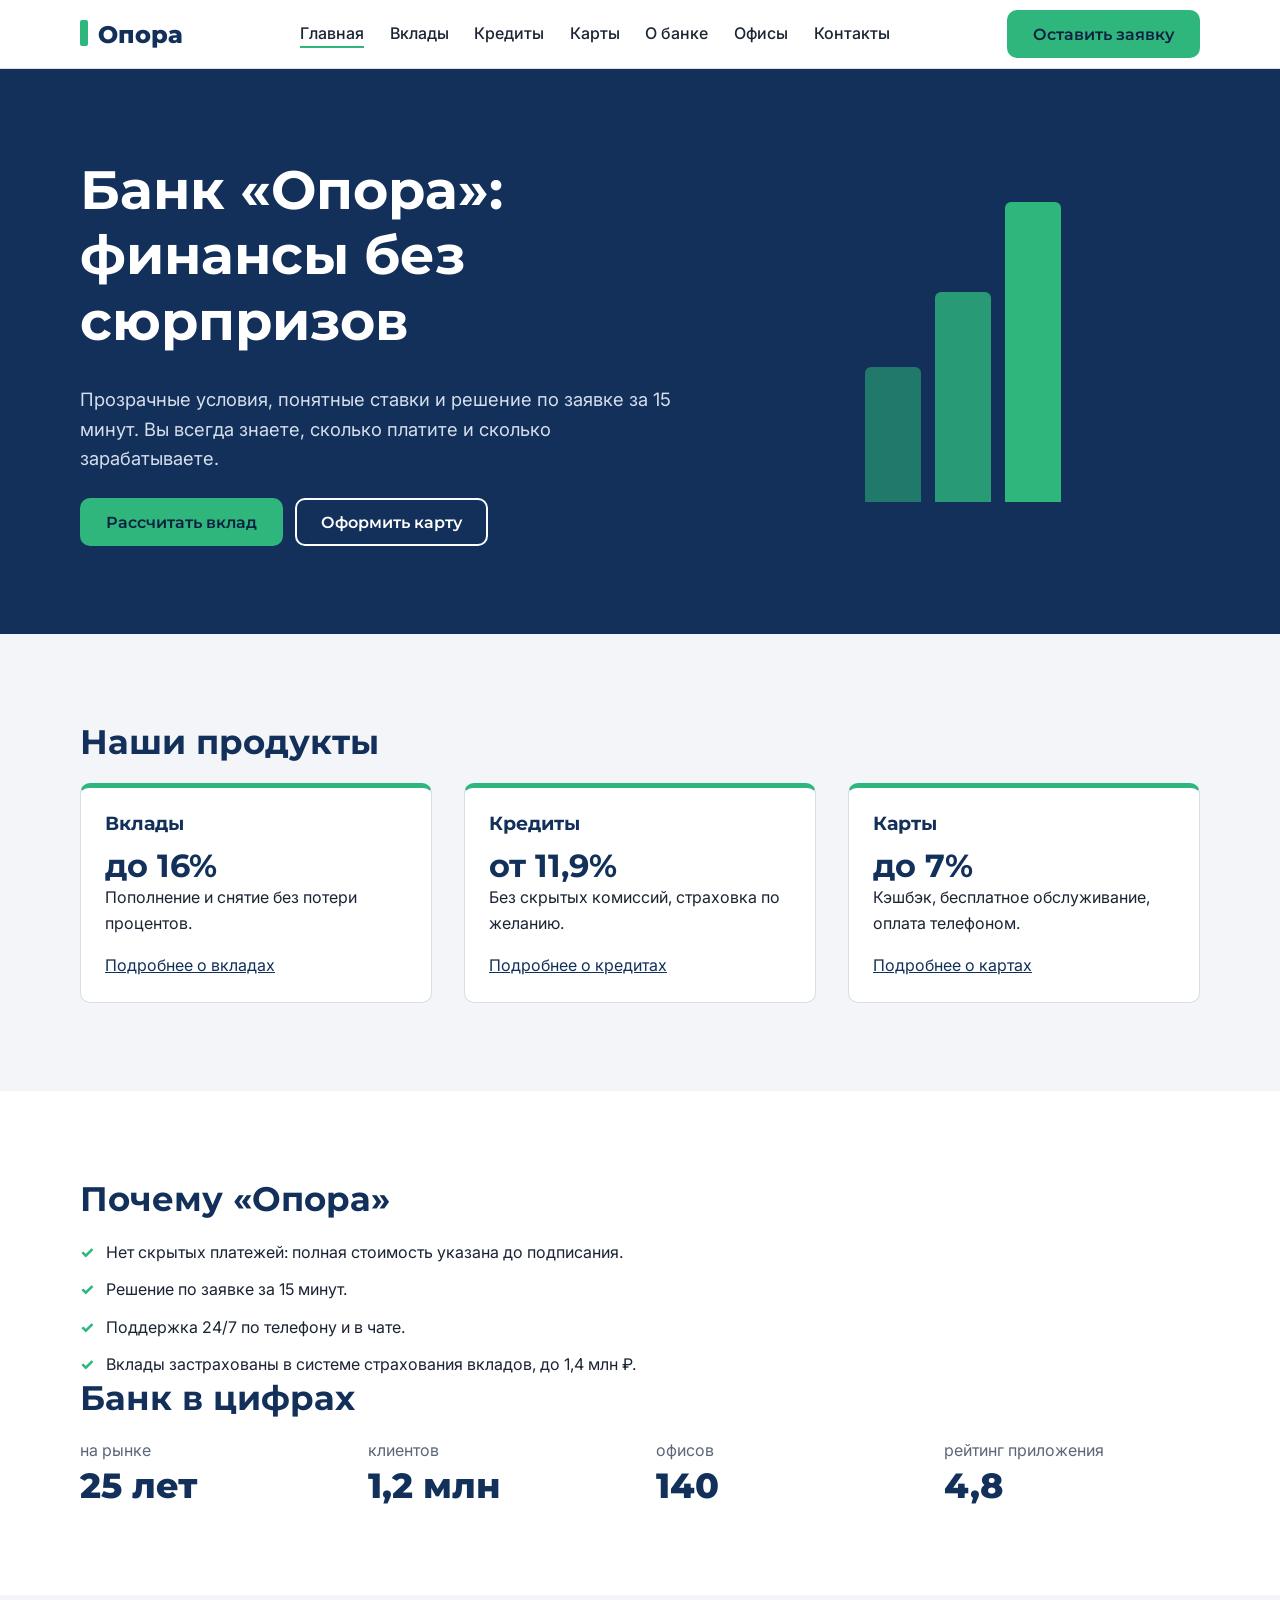
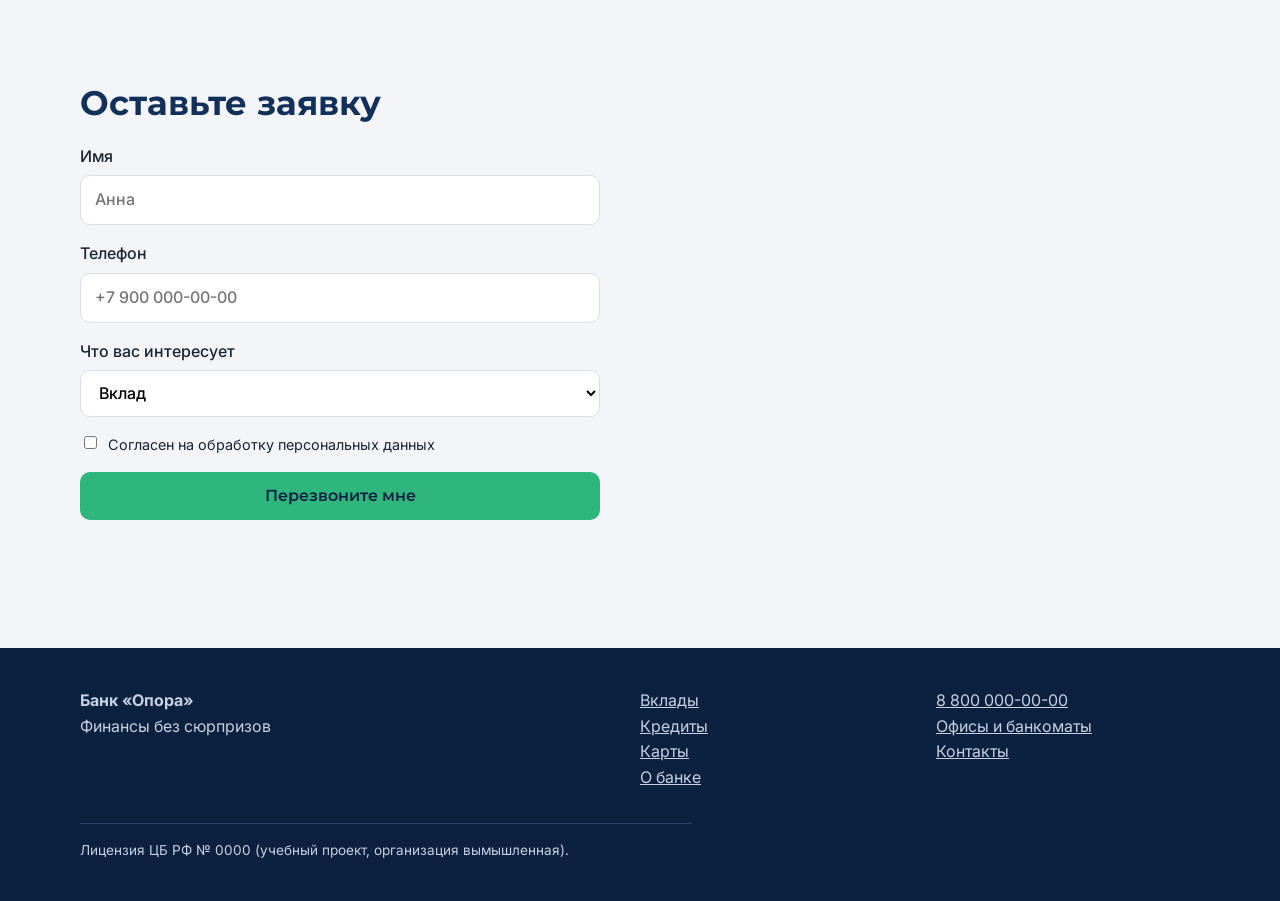
<file: index.html>
<!DOCTYPE html>
<html lang="ru">
<head>
  <meta charset="UTF-8">
  <meta name="viewport" content="width=device-width, initial-scale=1">
  <title>Банк «Опора» — вклады, кредиты и карты без скрытых условий</title>
  <meta name="description" content="Банк «Опора»: вклады до 16% годовых, кредиты без скрытых комиссий и карты с кэшбэком. Рассчитайте доход онлайн и оставьте заявку за 3 минуты.">
  <meta name="keywords" content="банк, вклады, кредит наличными, дебетовая карта, кэшбэк, онлайн-заявка">
  <link rel="preconnect" href="https://fonts.googleapis.com">
  <link rel="preconnect" href="https://fonts.gstatic.com" crossorigin>
  <link rel="stylesheet" href="https://fonts.googleapis.com/css2?family=Inter:wght@400;500&family=Montserrat:wght@600;700;800&display=swap">
  <link rel="stylesheet" href="style.css">
  <!-- Микроразметка Schema.org (JSON-LD): организация -->
  <script type="application/ld+json">
  {
    "@context": "https://schema.org",
    "@type": "BankOrCreditUnion",
    "name": "Банк «Опора»",
    "slogan": "Финансы без сюрпризов",
    "telephone": "+7-800-000-00-00",
    "url": "https://bank.example.ru/"
  }
  </script>
  <!-- Yandex.Metrika counter -->
<script type="text/javascript">
    (function(m,e,t,r,i,k,a){
        m[i]=m[i]||function(){(m[i].a=m[i].a||[]).push(arguments)};
        m[i].l=1*new Date();
        for (var j = 0; j < document.scripts.length; j++) {if (document.scripts[j].src === r) { return; }}
        k=e.createElement(t),a=e.getElementsByTagName(t)[0],k.async=1,k.src=r,a.parentNode.insertBefore(k,a)
    })(window, document,'script','https://mc.yandex.ru/metrika/tag.js?id=113597679', 'ym');

    ym(113597679, 'init', {ssr:true, webvisor:true, clickmap:true, ecommerce:"dataLayer", referrer: document.referrer, url: location.href, accurateTrackBounce:true, trackLinks:true});
</script>
<noscript><div><img src="https://mc.yandex.ru/watch/113597679" style="position:absolute; left:-9999px;" alt="" /></div></noscript>
<!-- /Yandex.Metrika counter -->
 <script async src="https://www.googletagmanager.com/gtag/js?id=G-XXXXXXXXXX"></script>
<script>
  window.dataLayer = window.dataLayer || [];
  function gtag(){dataLayer.push(arguments);}
  gtag('js', new Date());
  gtag('config', 'G-KY3PJBNXJ1');
</script>
</head>
<body>

<header class="header">
  <div class="container header__inner">
    <a class="logo" href="index.html">Опора</a>
    <button class="burger" type="button" aria-label="Открыть меню" aria-expanded="false">☰</button>
    <nav class="nav" aria-label="Основное меню">
      <ul class="nav__list">
        <li><a class="nav__link nav__link--active" href="index.html">Главная</a></li>
        <li><a class="nav__link" href="deposits.html">Вклады</a></li>
        <li><a class="nav__link" href="credits.html">Кредиты</a></li>
        <li><a class="nav__link" href="cards.html">Карты</a></li>
        <li><a class="nav__link" href="about.html">О банке</a></li>
        <li><a class="nav__link" href="offices.html">Офисы</a></li>
        <li><a class="nav__link" href="contacts.html">Контакты</a></li>
      </ul>
    </nav>
    <a class="btn header__cta" href="#lead">Оставить заявку</a>
  </div>
</header>

<main>
  <!-- Главный экран -->
  <section class="hero section">
    <div class="container hero__inner">
      <div>
        <h1>Банк «Опора»: финансы без сюрпризов</h1>
        <p class="hero__text">Прозрачные условия, понятные ставки и решение по заявке за 15 минут. Вы всегда знаете, сколько платите и сколько зарабатываете.</p>
        <div class="hero__actions">
          <a class="btn" href="deposits.html">Рассчитать вклад</a>
          <a class="btn btn--ghost" href="cards.html">Оформить карту</a>
        </div>
      </div>
      <!-- Декоративный элемент, скринридер его пропускает -->
      <div class="pillars" aria-hidden="true">
        <span class="pillars__bar"></span>
        <span class="pillars__bar"></span>
        <span class="pillars__bar"></span>
      </div>
    </div>
  </section>

  <!-- Продукты -->
  <section class="section">
    <div class="container">
      <h2>Наши продукты</h2>
      <div class="cards">
        <article class="card">
          <h3>Вклады</h3>
          <p class="card__rate">до 16%</p>
          <p>Пополнение и снятие без потери процентов.</p>
          <a href="deposits.html">Подробнее о вкладах</a>
        </article>
        <article class="card">
          <h3>Кредиты</h3>
          <p class="card__rate">от 11,9%</p>
          <p>Без скрытых комиссий, страховка по желанию.</p>
          <a href="credits.html">Подробнее о кредитах</a>
        </article>
        <article class="card">
          <h3>Карты</h3>
          <p class="card__rate">до 7%</p>
          <p>Кэшбэк, бесплатное обслуживание, оплата телефоном.</p>
          <a href="cards.html">Подробнее о картах</a>
        </article>
      </div>
    </div>
  </section>

  <!-- Преимущества и цифры -->
  <section class="section section--white">
    <div class="container">
      <h2>Почему «Опора»</h2>
      <ul class="features">
        <li class="features__item">Нет скрытых платежей: полная стоимость указана до подписания.</li>
        <li class="features__item">Решение по заявке за 15 минут.</li>
        <li class="features__item">Поддержка 24/7 по телефону и в чате.</li>
        <li class="features__item">Вклады застрахованы в системе страхования вкладов, до 1,4 млн ₽.</li>
      </ul>
      <h2>Банк в цифрах</h2>
      <dl class="stats">
        <div><dd class="stats__value">25 лет</dd><dt class="stats__label">на рынке</dt></div>
        <div><dd class="stats__value">1,2 млн</dd><dt class="stats__label">клиентов</dt></div>
        <div><dd class="stats__value">140</dd><dt class="stats__label">офисов</dt></div>
        <div><dd class="stats__value">4,8</dd><dt class="stats__label">рейтинг приложения</dt></div>
      </dl>
    </div>
  </section>

  <!-- Форма заявки -->
  <section class="section" id="lead">
    <div class="container">
      <h2>Оставьте заявку</h2>
      <form class="form" id="lead-form" novalidate>
        <label class="form__field">Имя
          <input class="form__input" type="text" name="name" required minlength="2" placeholder="Анна" autocomplete="name">
        </label>
        <label class="form__field">Телефон
          <input class="form__input" type="tel" name="phone" required pattern="[0-9+()\s-]{10,}" placeholder="+7 900 000-00-00" autocomplete="tel">
        </label>
        <label class="form__field">Что вас интересует
          <select class="form__input" name="product">
            <option>Вклад</option>
            <option>Кредит</option>
            <option>Карта</option>
          </select>
        </label>
        <label class="form__check">
          <input type="checkbox" name="agree" required>
          Согласен на обработку персональных данных
        </label>
        <button class="btn" type="submit">Перезвоните мне</button>
        <p class="form__msg" role="status"></p>
      </form>
    </div>
  </section>
</main>

<footer class="footer">
  <div class="container footer__inner">
    <div>
      <strong>Банк «Опора»</strong>
      <p>Финансы без сюрпризов</p>
    </div>
    <ul class="footer__list">
      <li><a href="deposits.html">Вклады</a></li>
      <li><a href="credits.html">Кредиты</a></li>
      <li><a href="cards.html">Карты</a></li>
      <li><a href="about.html">О банке</a></li>
    </ul>
    <ul class="footer__list">
      <li><a href="tel:+78000000000">8 800 000-00-00</a></li>
      <li><a href="offices.html">Офисы и банкоматы</a></li>
      <li><a href="contacts.html">Контакты</a></li>
    </ul>
    <p class="footer__small">Лицензия ЦБ РФ № 0000 (учебный проект, организация вымышленная).</p>
  </div>
</footer>

<script src="script.js"></script>
</body>
</html>
</file>
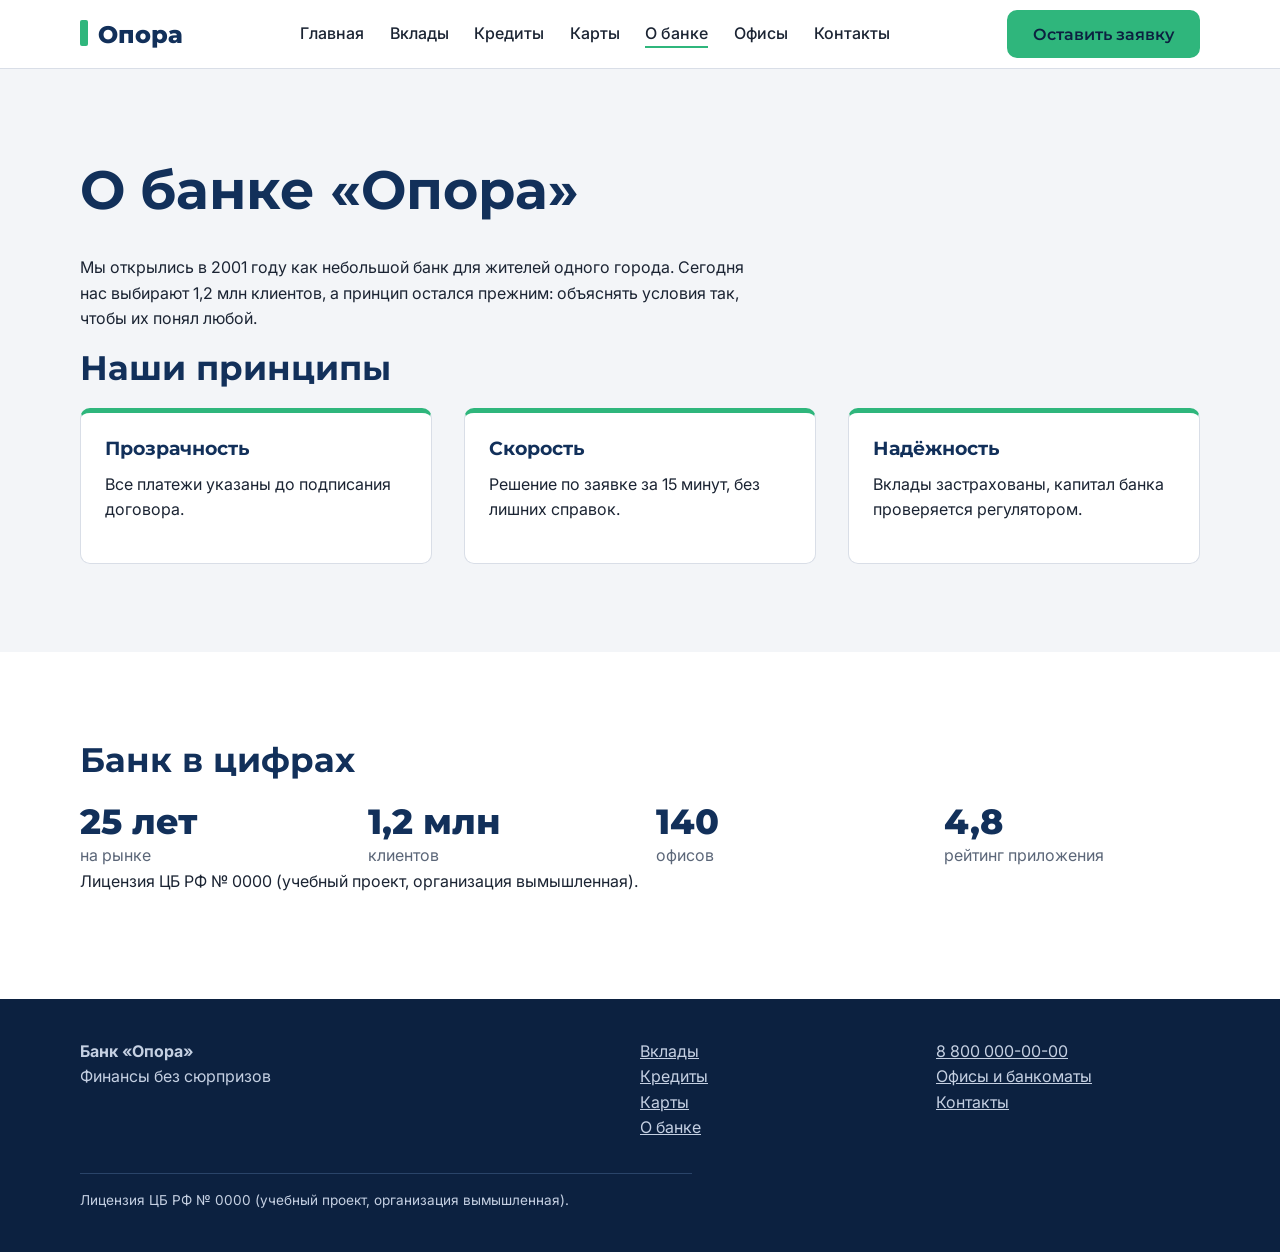
<file: about.html>
<!DOCTYPE html>
<html lang="ru">
<head>
  <meta charset="UTF-8">
  <meta name="viewport" content="width=device-width, initial-scale=1">
  <title>О банке «Опора» — 25 лет на рынке, лицензия, ценности</title>
  <meta name="description" content="Банк «Опора» работает 25 лет: 1,2 млн клиентов, 140 офисов. Узнайте о ценностях банка, лицензии и принципах работы.">
  <meta name="keywords" content="о банке, лицензия ЦБ, история банка, надёжный банк">
  <link rel="preconnect" href="https://fonts.googleapis.com">
  <link rel="preconnect" href="https://fonts.gstatic.com" crossorigin>
  <link rel="stylesheet" href="https://fonts.googleapis.com/css2?family=Inter:wght@400;500&family=Montserrat:wght@600;700;800&display=swap">
  <link rel="stylesheet" href="style.css">
  <!-- Yandex.Metrika counter -->
<script type="text/javascript">
    (function(m,e,t,r,i,k,a){
        m[i]=m[i]||function(){(m[i].a=m[i].a||[]).push(arguments)};
        m[i].l=1*new Date();
        for (var j = 0; j < document.scripts.length; j++) {if (document.scripts[j].src === r) { return; }}
        k=e.createElement(t),a=e.getElementsByTagName(t)[0],k.async=1,k.src=r,a.parentNode.insertBefore(k,a)
    })(window, document,'script','https://mc.yandex.ru/metrika/tag.js?id=113597679', 'ym');

    ym(113597679, 'init', {ssr:true, webvisor:true, clickmap:true, ecommerce:"dataLayer", referrer: document.referrer, url: location.href, accurateTrackBounce:true, trackLinks:true});
</script>
<noscript><div><img src="https://mc.yandex.ru/watch/113597679" style="position:absolute; left:-9999px;" alt="" /></div></noscript>
<!-- /Yandex.Metrika counter -->
 <script>
  window.dataLayer = window.dataLayer || [];
  function gtag(){dataLayer.push(arguments);}
  gtag('js', new Date());
  gtag('config', 'G-KY3PJBNXJ1');
</script>
</head>
<body>

<header class="header">
  <div class="container header__inner">
    <a class="logo" href="index.html">Опора</a>
    <button class="burger" type="button" aria-label="Открыть меню" aria-expanded="false">☰</button>
    <nav class="nav" aria-label="Основное меню">
      <ul class="nav__list">
        <li><a class="nav__link" href="index.html">Главная</a></li>
        <li><a class="nav__link" href="deposits.html">Вклады</a></li>
        <li><a class="nav__link" href="credits.html">Кредиты</a></li>
        <li><a class="nav__link" href="cards.html">Карты</a></li>
        <li><a class="nav__link nav__link--active" href="about.html">О банке</a></li>
        <li><a class="nav__link" href="offices.html">Офисы</a></li>
        <li><a class="nav__link" href="contacts.html">Контакты</a></li>
      </ul>
    </nav>
    <a class="btn header__cta" href="contacts.html">Оставить заявку</a>
  </div>
</header>

<main>
  <section class="section">
    <div class="container">
      <h1>О банке «Опора»</h1>
      <p>Мы открылись в 2001 году как небольшой банк для жителей одного города. Сегодня нас выбирают 1,2 млн клиентов, а принцип остался прежним: объяснять условия так, чтобы их понял любой.</p>
      <h2>Наши принципы</h2>
      <div class="cards">
        <article class="card"><h3>Прозрачность</h3><p>Все платежи указаны до подписания договора.</p></article>
        <article class="card"><h3>Скорость</h3><p>Решение по заявке за 15 минут, без лишних справок.</p></article>
        <article class="card"><h3>Надёжность</h3><p>Вклады застрахованы, капитал банка проверяется регулятором.</p></article>
      </div>
    </div>
  </section>
  <section class="section section--white">
    <div class="container">
      <h2>Банк в цифрах</h2>
      <dl class="stats">
        <div><dt class="stats__label">на рынке</dt><dd class="stats__value">25 лет</dd></div>
        <div><dt class="stats__label">клиентов</dt><dd class="stats__value">1,2 млн</dd></div>
        <div><dt class="stats__label">офисов</dt><dd class="stats__value">140</dd></div>
        <div><dt class="stats__label">рейтинг приложения</dt><dd class="stats__value">4,8</dd></div>
      </dl>
      <p>Лицензия ЦБ РФ № 0000 (учебный проект, организация вымышленная).</p>
    </div>
  </section>
</main>

<footer class="footer">
  <div class="container footer__inner">
    <div><strong>Банк «Опора»</strong><p>Финансы без сюрпризов</p></div>
    <ul class="footer__list">
      <li><a href="deposits.html">Вклады</a></li>
      <li><a href="credits.html">Кредиты</a></li>
      <li><a href="cards.html">Карты</a></li>
      <li><a href="about.html">О банке</a></li>
    </ul>
    <ul class="footer__list">
      <li><a href="tel:+78000000000">8 800 000-00-00</a></li>
      <li><a href="offices.html">Офисы и банкоматы</a></li>
      <li><a href="contacts.html">Контакты</a></li>
    </ul>
    <p class="footer__small">Лицензия ЦБ РФ № 0000 (учебный проект, организация вымышленная).</p>
  </div>
</footer>

<script src="script.js"></script>
</body>
</html>
</file>
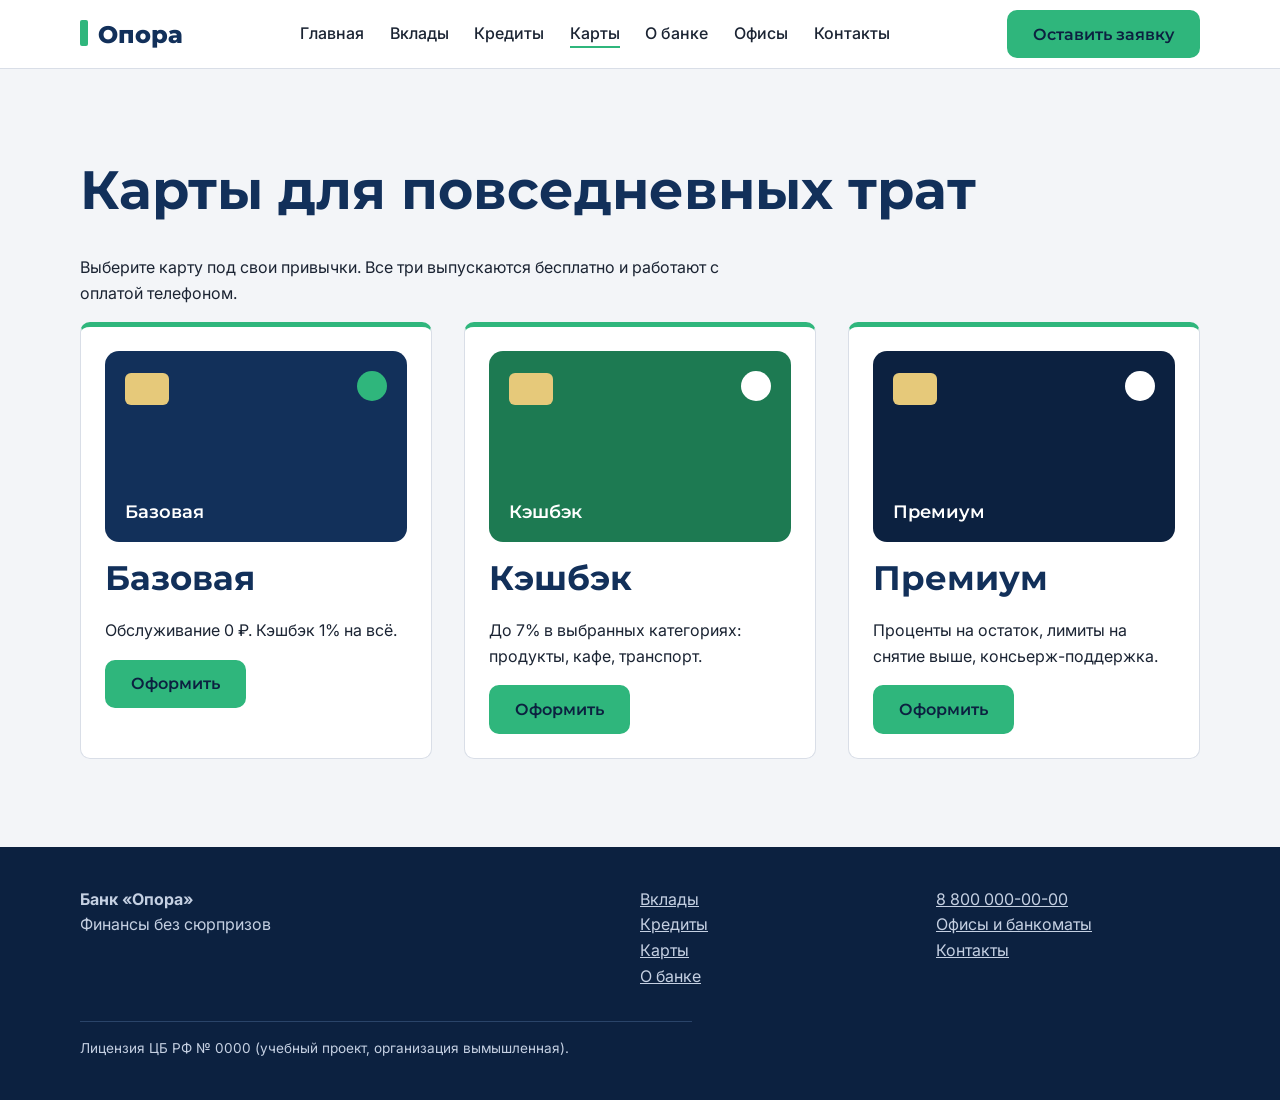
<file: cards.html>
<!DOCTYPE html>
<html lang="ru">
<head>
  <meta charset="UTF-8">
  <meta name="viewport" content="width=device-width, initial-scale=1">
  <title>Банковские карты «Опора» — кэшбэк до 7%, бесплатное обслуживание</title>
  <meta name="description" content="Дебетовые карты банка «Опора»: кэшбэк до 7%, бесплатное обслуживание, оплата телефоном. Сравните три карты и оформите онлайн.">
  <meta name="keywords" content="дебетовая карта, карта с кэшбэком, бесплатная карта, оплата телефоном">
  <link rel="preconnect" href="https://fonts.googleapis.com">
  <link rel="preconnect" href="https://fonts.gstatic.com" crossorigin>
  <link rel="stylesheet" href="https://fonts.googleapis.com/css2?family=Inter:wght@400;500&family=Montserrat:wght@600;700;800&display=swap">
  <link rel="stylesheet" href="style.css">
  <!-- Yandex.Metrika counter -->
<script type="text/javascript">
    (function(m,e,t,r,i,k,a){
        m[i]=m[i]||function(){(m[i].a=m[i].a||[]).push(arguments)};
        m[i].l=1*new Date();
        for (var j = 0; j < document.scripts.length; j++) {if (document.scripts[j].src === r) { return; }}
        k=e.createElement(t),a=e.getElementsByTagName(t)[0],k.async=1,k.src=r,a.parentNode.insertBefore(k,a)
    })(window, document,'script','https://mc.yandex.ru/metrika/tag.js?id=113597679', 'ym');

    ym(113597679, 'init', {ssr:true, webvisor:true, clickmap:true, ecommerce:"dataLayer", referrer: document.referrer, url: location.href, accurateTrackBounce:true, trackLinks:true});
</script>
<noscript><div><img src="https://mc.yandex.ru/watch/113597679" style="position:absolute; left:-9999px;" alt="" /></div></noscript>
<!-- /Yandex.Metrika counter -->
 <script>
  window.dataLayer = window.dataLayer || [];
  function gtag(){dataLayer.push(arguments);}
  gtag('js', new Date());
  gtag('config', 'G-KY3PJBNXJ1');
</script>
</head>
<body>

<header class="header">
  <div class="container header__inner">
    <a class="logo" href="index.html">Опора</a>
    <button class="burger" type="button" aria-label="Открыть меню" aria-expanded="false">☰</button>
    <nav class="nav" aria-label="Основное меню">
      <ul class="nav__list">
        <li><a class="nav__link" href="index.html">Главная</a></li>
        <li><a class="nav__link" href="deposits.html">Вклады</a></li>
        <li><a class="nav__link" href="credits.html">Кредиты</a></li>
        <li><a class="nav__link nav__link--active" href="cards.html">Карты</a></li>
        <li><a class="nav__link" href="about.html">О банке</a></li>
        <li><a class="nav__link" href="offices.html">Офисы</a></li>
        <li><a class="nav__link" href="contacts.html">Контакты</a></li>
      </ul>
    </nav>
    <a class="btn header__cta" href="contacts.html">Оставить заявку</a>
  </div>
</header>

<main>
  <section class="section">
    <div class="container">
      <h1>Карты для повседневных трат</h1>
      <p>Выберите карту под свои привычки. Все три выпускаются бесплатно и работают с оплатой телефоном.</p>
      <div class="cards">
        <article class="card">
          <div class="bankcard card__media" role="img" aria-label="Карта «Базовая» тёмно-синего цвета">Базовая</div>
          <h2>Базовая</h2>
          <p>Обслуживание 0 ₽. Кэшбэк 1% на всё.</p>
          <a class="btn" href="contacts.html">Оформить</a>
        </article>
        <article class="card">
          <div class="bankcard bankcard--green card__media" role="img" aria-label="Карта «Кэшбэк» зелёного цвета">Кэшбэк</div>
          <h2>Кэшбэк</h2>
          <p>До 7% в выбранных категориях: продукты, кафе, транспорт.</p>
          <a class="btn" href="contacts.html">Оформить</a>
        </article>
        <article class="card">
          <div class="bankcard bankcard--dark card__media" role="img" aria-label="Карта «Премиум» чёрно-синего цвета">Премиум</div>
          <h2>Премиум</h2>
          <p>Проценты на остаток, лимиты на снятие выше, консьерж-поддержка.</p>
          <a class="btn" href="contacts.html">Оформить</a>
        </article>
      </div>
    </div>
  </section>
</main>

<footer class="footer">
  <div class="container footer__inner">
    <div><strong>Банк «Опора»</strong><p>Финансы без сюрпризов</p></div>
    <ul class="footer__list">
      <li><a href="deposits.html">Вклады</a></li>
      <li><a href="credits.html">Кредиты</a></li>
      <li><a href="cards.html">Карты</a></li>
      <li><a href="about.html">О банке</a></li>
    </ul>
    <ul class="footer__list">
      <li><a href="tel:+78000000000">8 800 000-00-00</a></li>
      <li><a href="offices.html">Офисы и банкоматы</a></li>
      <li><a href="contacts.html">Контакты</a></li>
    </ul>
    <p class="footer__small">Лицензия ЦБ РФ № 0000 (учебный проект, организация вымышленная).</p>
  </div>
</footer>

<script src="script.js"></script>
</body>
</html>
</file>
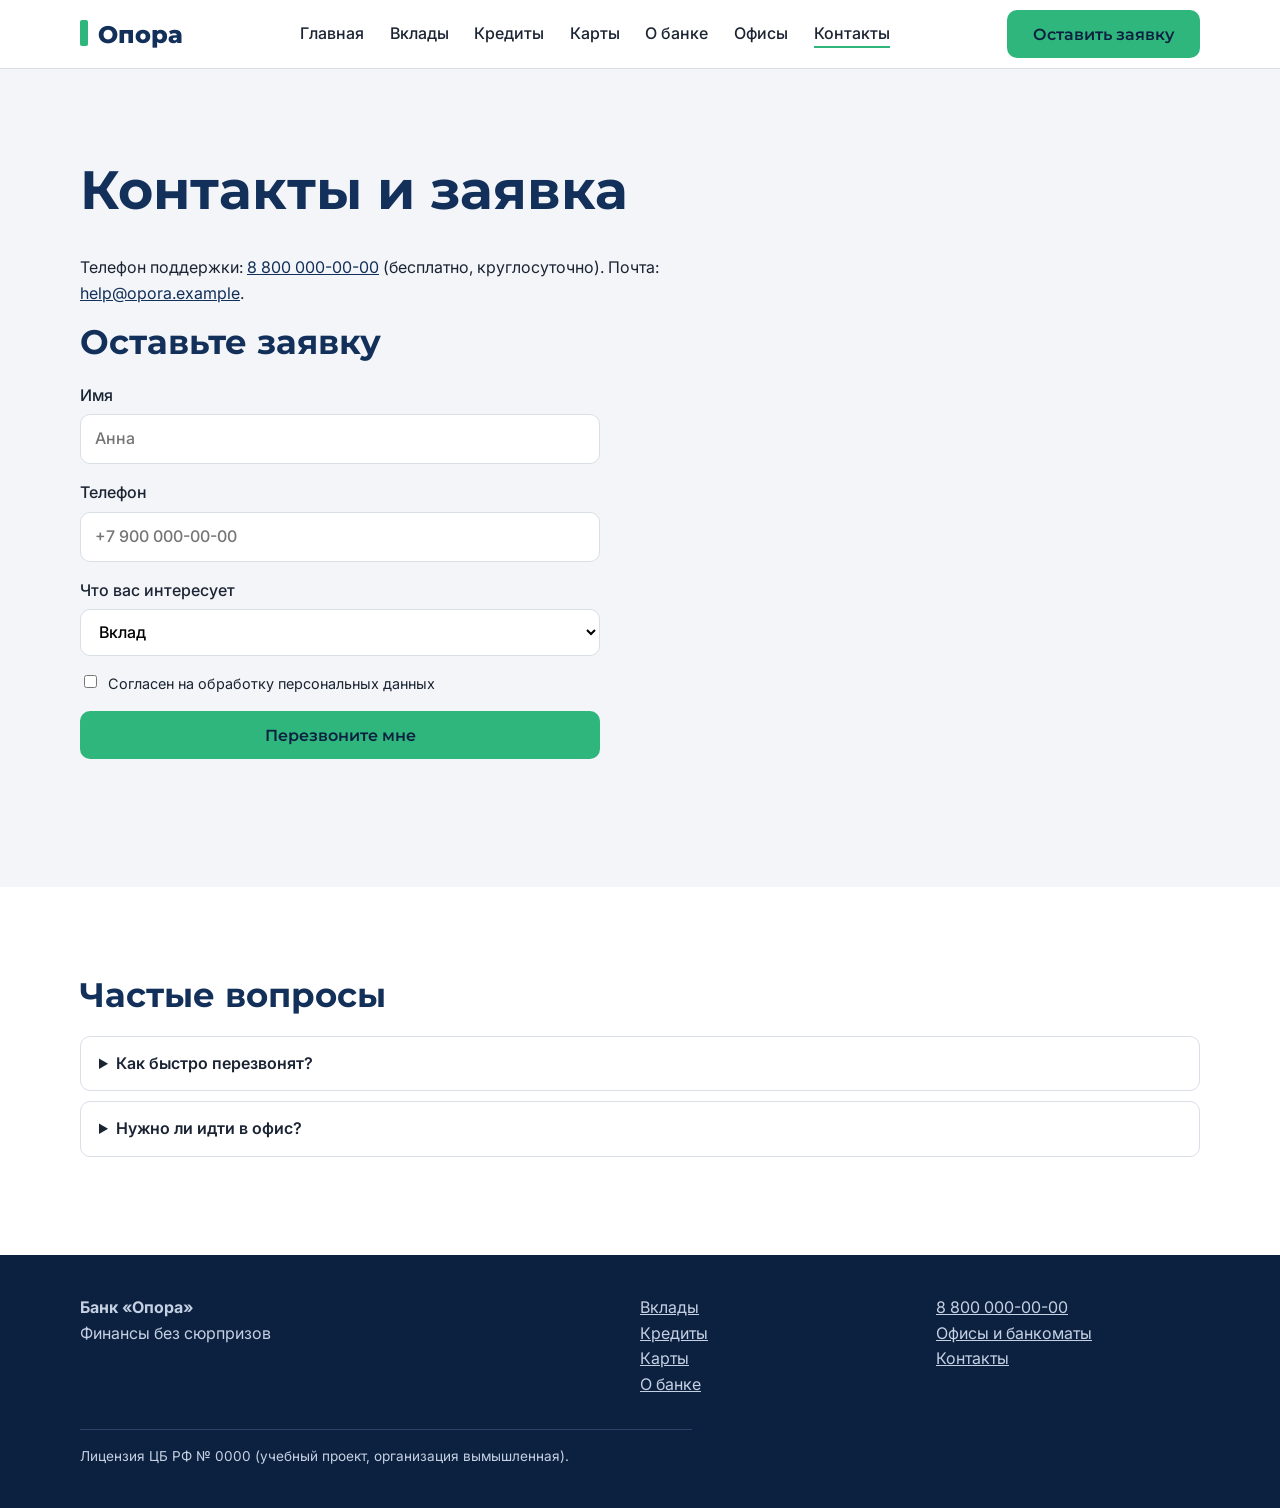
<file: contacts.html>
<!DOCTYPE html>
<html lang="ru">
<head>
  <meta charset="UTF-8">
  <meta name="viewport" content="width=device-width, initial-scale=1">
  <title>Контакты банка «Опора» — телефон, форма заявки, вопросы</title>
  <meta name="description" content="Свяжитесь с банком «Опора»: бесплатный телефон 8 800 000-00-00, форма заявки и ответы на частые вопросы.">
  <meta name="keywords" content="контакты банка, телефон горячей линии, заявка в банк">
  <link rel="preconnect" href="https://fonts.googleapis.com">
  <link rel="preconnect" href="https://fonts.gstatic.com" crossorigin>
  <link rel="stylesheet" href="https://fonts.googleapis.com/css2?family=Inter:wght@400;500&family=Montserrat:wght@600;700;800&display=swap">
  <link rel="stylesheet" href="style.css">
  <!-- Yandex.Metrika counter -->
<script type="text/javascript">
    (function(m,e,t,r,i,k,a){
        m[i]=m[i]||function(){(m[i].a=m[i].a||[]).push(arguments)};
        m[i].l=1*new Date();
        for (var j = 0; j < document.scripts.length; j++) {if (document.scripts[j].src === r) { return; }}
        k=e.createElement(t),a=e.getElementsByTagName(t)[0],k.async=1,k.src=r,a.parentNode.insertBefore(k,a)
    })(window, document,'script','https://mc.yandex.ru/metrika/tag.js?id=113597679', 'ym');

    ym(113597679, 'init', {ssr:true, webvisor:true, clickmap:true, ecommerce:"dataLayer", referrer: document.referrer, url: location.href, accurateTrackBounce:true, trackLinks:true});
</script>
<noscript><div><img src="https://mc.yandex.ru/watch/113597679" style="position:absolute; left:-9999px;" alt="" /></div></noscript>
<!-- /Yandex.Metrika counter -->
 <script>
  window.dataLayer = window.dataLayer || [];
  function gtag(){dataLayer.push(arguments);}
  gtag('js', new Date());
  gtag('config', 'G-KY3PJBNXJ1');
</script>
</head>
<body>

<header class="header">
  <div class="container header__inner">
    <a class="logo" href="index.html">Опора</a>
    <button class="burger" type="button" aria-label="Открыть меню" aria-expanded="false">☰</button>
    <nav class="nav" aria-label="Основное меню">
      <ul class="nav__list">
        <li><a class="nav__link" href="index.html">Главная</a></li>
        <li><a class="nav__link" href="deposits.html">Вклады</a></li>
        <li><a class="nav__link" href="credits.html">Кредиты</a></li>
        <li><a class="nav__link" href="cards.html">Карты</a></li>
        <li><a class="nav__link" href="about.html">О банке</a></li>
        <li><a class="nav__link" href="offices.html">Офисы</a></li>
        <li><a class="nav__link nav__link--active" href="contacts.html">Контакты</a></li>
      </ul>
    </nav>
    <a class="btn header__cta" href="contacts.html">Оставить заявку</a>
  </div>
</header>

<main>
  <section class="section">
    <div class="container">
      <h1>Контакты и заявка</h1>
      <p>Телефон поддержки: <a href="tel:+78000000000">8 800 000-00-00</a> (бесплатно, круглосуточно). Почта: <a href="mailto:help@opora.example">help@opora.example</a>.</p>
      <h2>Оставьте заявку</h2>
      <form class="form" id="lead-form" novalidate>
        <label class="form__field">Имя
          <input class="form__input" type="text" name="name" required minlength="2" placeholder="Анна" autocomplete="name">
        </label>
        <label class="form__field">Телефон
          <input class="form__input" type="tel" name="phone" required pattern="[0-9+()\s-]{10,}" placeholder="+7 900 000-00-00" autocomplete="tel">
        </label>
        <label class="form__field">Что вас интересует
          <select class="form__input" name="product"><option>Вклад</option><option>Кредит</option><option>Карта</option></select>
        </label>
        <label class="form__check"><input type="checkbox" name="agree" required> Согласен на обработку персональных данных</label>
        <button class="btn" type="submit">Перезвоните мне</button>
        <p class="form__msg" role="status"></p>
      </form>
    </div>
  </section>
  <section class="section section--white">
    <div class="container">
      <h2>Частые вопросы</h2>
      <details class="faq__item"><summary class="faq__q">Как быстро перезвонят?</summary><p>В течение 15 минут в рабочее время.</p></details>
      <details class="faq__item"><summary class="faq__q">Нужно ли идти в офис?</summary><p>Для большинства продуктов достаточно онлайн-заявки.</p></details>
    </div>
  </section>
</main>

<footer class="footer">
  <div class="container footer__inner">
    <div><strong>Банк «Опора»</strong><p>Финансы без сюрпризов</p></div>
    <ul class="footer__list">
      <li><a href="deposits.html">Вклады</a></li>
      <li><a href="credits.html">Кредиты</a></li>
      <li><a href="cards.html">Карты</a></li>
      <li><a href="about.html">О банке</a></li>
    </ul>
    <ul class="footer__list">
      <li><a href="tel:+78000000000">8 800 000-00-00</a></li>
      <li><a href="offices.html">Офисы и банкоматы</a></li>
      <li><a href="contacts.html">Контакты</a></li>
    </ul>
    <p class="footer__small">Лицензия ЦБ РФ № 0000 (учебный проект, организация вымышленная).</p>
  </div>
</footer>

<script src="script.js"></script>
</body>
</html>
</file>
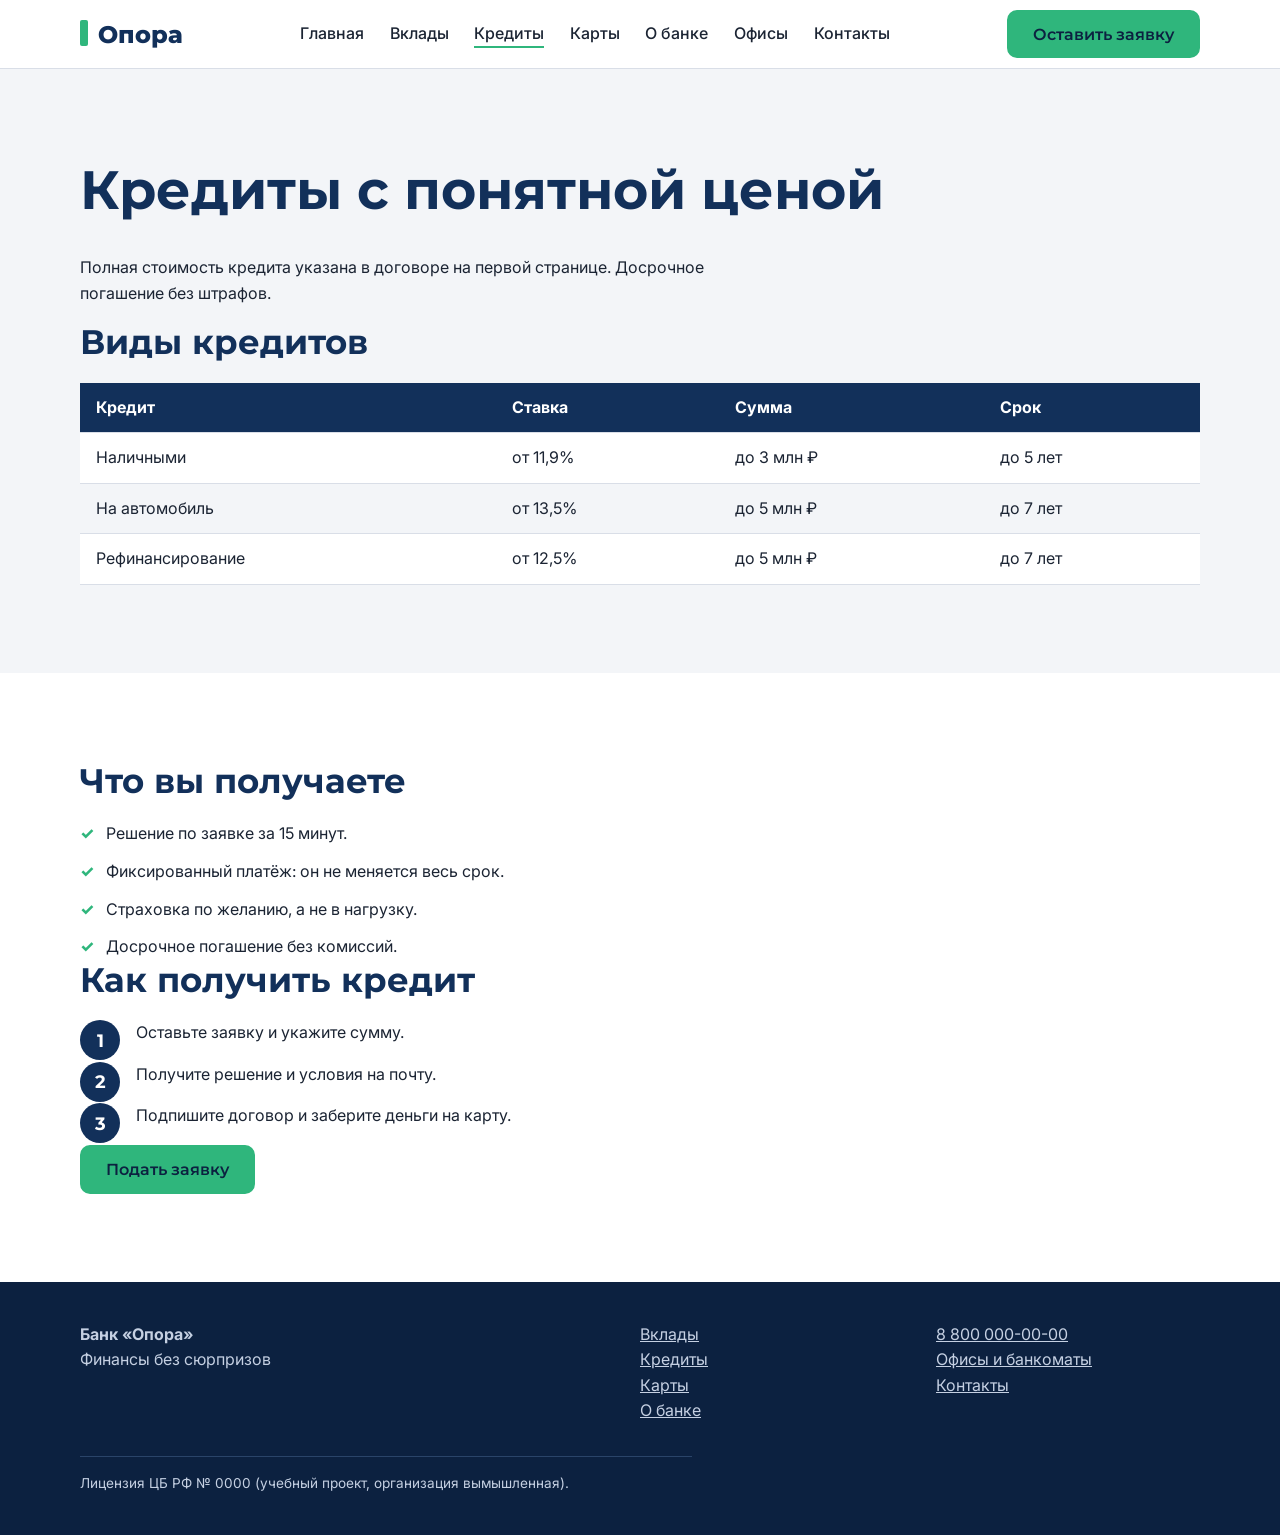
<file: credits.html>
<!DOCTYPE html>
<html lang="ru">
<head>
  <meta charset="UTF-8">
  <meta name="viewport" content="width=device-width, initial-scale=1">
  <title>Кредиты в банке «Опора» — ставка от 11,9%, без скрытых комиссий</title>
  <meta name="description" content="Кредит наличными, на авто и рефинансирование в банке «Опора»: ставка от 11,9%, решение за 15 минут, полная стоимость кредита до подписания.">
  <meta name="keywords" content="кредит наличными, потребительский кредит, рефинансирование, кредит на авто, ставка по кредиту">
  <link rel="preconnect" href="https://fonts.googleapis.com">
  <link rel="preconnect" href="https://fonts.gstatic.com" crossorigin>
  <link rel="stylesheet" href="https://fonts.googleapis.com/css2?family=Inter:wght@400;500&family=Montserrat:wght@600;700;800&display=swap">
  <link rel="stylesheet" href="style.css">
  <!-- Yandex.Metrika counter -->
<script type="text/javascript">
    (function(m,e,t,r,i,k,a){
        m[i]=m[i]||function(){(m[i].a=m[i].a||[]).push(arguments)};
        m[i].l=1*new Date();
        for (var j = 0; j < document.scripts.length; j++) {if (document.scripts[j].src === r) { return; }}
        k=e.createElement(t),a=e.getElementsByTagName(t)[0],k.async=1,k.src=r,a.parentNode.insertBefore(k,a)
    })(window, document,'script','https://mc.yandex.ru/metrika/tag.js?id=113597679', 'ym');

    ym(113597679, 'init', {ssr:true, webvisor:true, clickmap:true, ecommerce:"dataLayer", referrer: document.referrer, url: location.href, accurateTrackBounce:true, trackLinks:true});
</script>
<noscript><div><img src="https://mc.yandex.ru/watch/113597679" style="position:absolute; left:-9999px;" alt="" /></div></noscript>
<!-- /Yandex.Metrika counter -->
 <script>
  window.dataLayer = window.dataLayer || [];
  function gtag(){dataLayer.push(arguments);}
  gtag('js', new Date());
  gtag('config', 'G-KY3PJBNXJ1');
</script>
</head>
<body>

<header class="header">
  <div class="container header__inner">
    <a class="logo" href="index.html">Опора</a>
    <button class="burger" type="button" aria-label="Открыть меню" aria-expanded="false">☰</button>
    <nav class="nav" aria-label="Основное меню">
      <ul class="nav__list">
        <li><a class="nav__link" href="index.html">Главная</a></li>
        <li><a class="nav__link" href="deposits.html">Вклады</a></li>
        <li><a class="nav__link nav__link--active" href="credits.html">Кредиты</a></li>
        <li><a class="nav__link" href="cards.html">Карты</a></li>
        <li><a class="nav__link" href="about.html">О банке</a></li>
        <li><a class="nav__link" href="offices.html">Офисы</a></li>
        <li><a class="nav__link" href="contacts.html">Контакты</a></li>
      </ul>
    </nav>
    <a class="btn header__cta" href="contacts.html">Оставить заявку</a>
  </div>
</header>

<main>
  <section class="section">
    <div class="container">
      <h1>Кредиты с понятной ценой</h1>
      <p>Полная стоимость кредита указана в договоре на первой странице. Досрочное погашение без штрафов.</p>
      <h2>Виды кредитов</h2>
      <div class="table-wrap">
        <table class="table">
          <caption class="visually-hidden">Условия кредитов банка «Опора»</caption>
          <thead><tr><th scope="col">Кредит</th><th scope="col">Ставка</th><th scope="col">Сумма</th><th scope="col">Срок</th></tr></thead>
          <tbody>
            <tr><td>Наличными</td><td>от 11,9%</td><td>до 3 млн ₽</td><td>до 5 лет</td></tr>
            <tr><td>На автомобиль</td><td>от 13,5%</td><td>до 5 млн ₽</td><td>до 7 лет</td></tr>
            <tr><td>Рефинансирование</td><td>от 12,5%</td><td>до 5 млн ₽</td><td>до 7 лет</td></tr>
          </tbody>
        </table>
      </div>
    </div>
  </section>
  <section class="section section--white">
    <div class="container">
      <h2>Что вы получаете</h2>
      <ul class="features">
        <li class="features__item">Решение по заявке за 15 минут.</li>
        <li class="features__item">Фиксированный платёж: он не меняется весь срок.</li>
        <li class="features__item">Страховка по желанию, а не в нагрузку.</li>
        <li class="features__item">Досрочное погашение без комиссий.</li>
      </ul>
      <h2>Как получить кредит</h2>
      <ol class="steps">
        <li class="steps__item">Оставьте заявку и укажите сумму.</li>
        <li class="steps__item">Получите решение и условия на почту.</li>
        <li class="steps__item">Подпишите договор и заберите деньги на карту.</li>
      </ol>
      <a class="btn" href="contacts.html">Подать заявку</a>
    </div>
  </section>
</main>

<footer class="footer">
  <div class="container footer__inner">
    <div><strong>Банк «Опора»</strong><p>Финансы без сюрпризов</p></div>
    <ul class="footer__list">
      <li><a href="deposits.html">Вклады</a></li>
      <li><a href="credits.html">Кредиты</a></li>
      <li><a href="cards.html">Карты</a></li>
      <li><a href="about.html">О банке</a></li>
    </ul>
    <ul class="footer__list">
      <li><a href="tel:+78000000000">8 800 000-00-00</a></li>
      <li><a href="offices.html">Офисы и банкоматы</a></li>
      <li><a href="contacts.html">Контакты</a></li>
    </ul>
    <p class="footer__small">Лицензия ЦБ РФ № 0000 (учебный проект, организация вымышленная).</p>
  </div>
</footer>

<script src="script.js"></script>
</body>
</html>
</file>
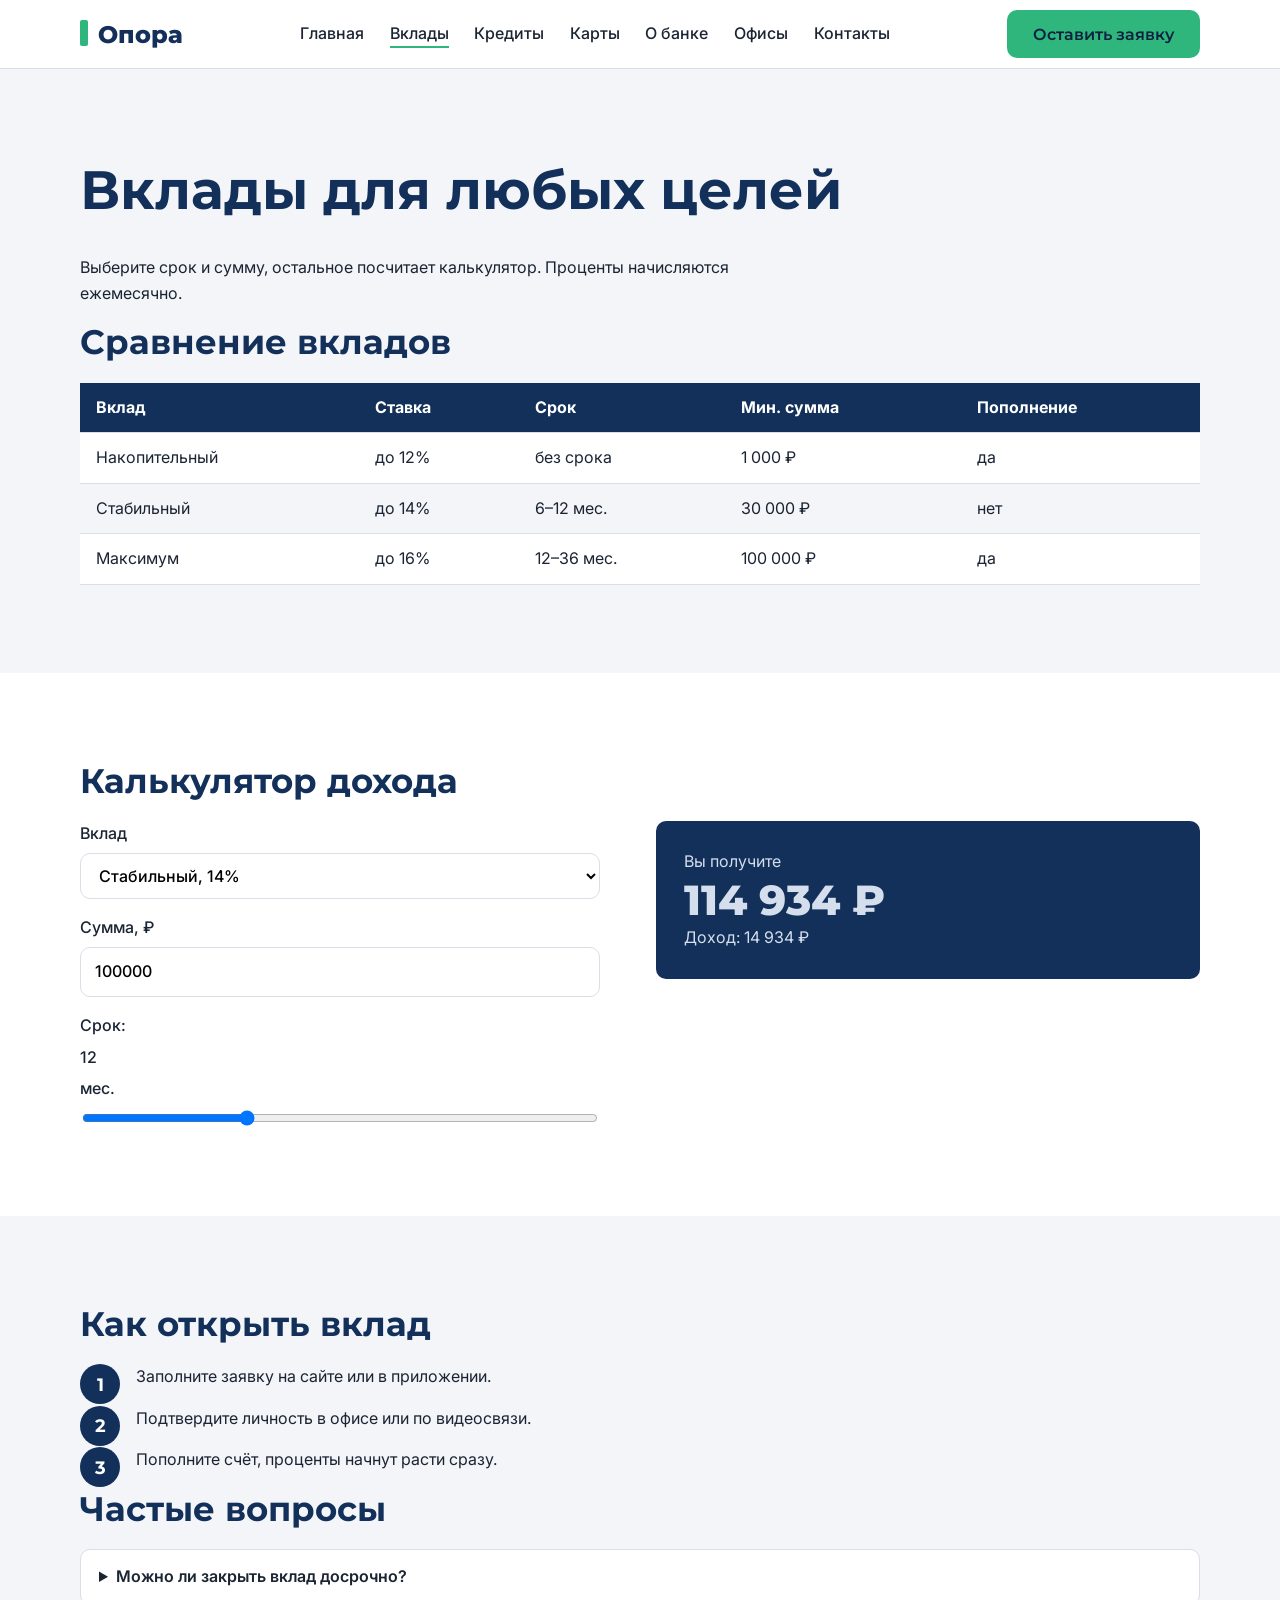
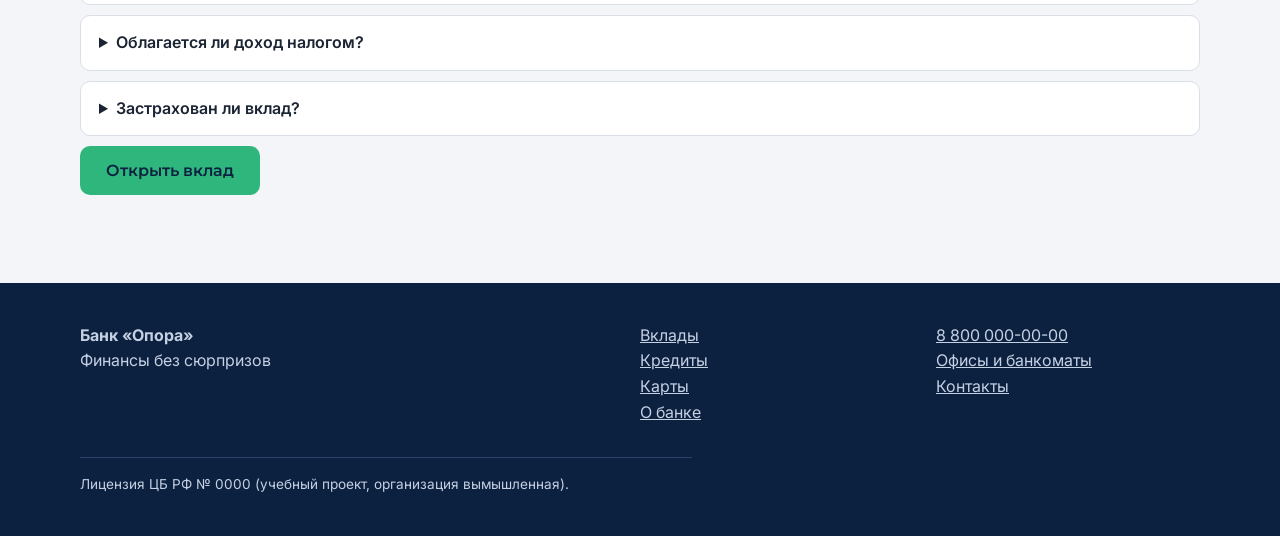
<file: deposits.html>
<!DOCTYPE html>
<html lang="ru">
<head>
  <meta charset="UTF-8">
  <meta name="viewport" content="width=device-width, initial-scale=1">
  <title>Вклады в банке «Опора» — ставка до 16% годовых, калькулятор дохода</title>
  <meta name="description" content="Выберите вклад: «Накопительный», «Стабильный», «Максимум». Сравните ставки в таблице и рассчитайте доход на калькуляторе.">
  <meta name="keywords" content="вклады, ставка по вкладу, калькулятор вклада, накопительный счёт">
  <link rel="preconnect" href="https://fonts.googleapis.com">
  <link rel="preconnect" href="https://fonts.gstatic.com" crossorigin>
  <link rel="stylesheet" href="https://fonts.googleapis.com/css2?family=Inter:wght@400;500&family=Montserrat:wght@600;700;800&display=swap">
  <link rel="stylesheet" href="style.css">
  <!-- Yandex.Metrika counter -->
<script type="text/javascript">
    (function(m,e,t,r,i,k,a){
        m[i]=m[i]||function(){(m[i].a=m[i].a||[]).push(arguments)};
        m[i].l=1*new Date();
        for (var j = 0; j < document.scripts.length; j++) {if (document.scripts[j].src === r) { return; }}
        k=e.createElement(t),a=e.getElementsByTagName(t)[0],k.async=1,k.src=r,a.parentNode.insertBefore(k,a)
    })(window, document,'script','https://mc.yandex.ru/metrika/tag.js?id=113597679', 'ym');

    ym(113597679, 'init', {ssr:true, webvisor:true, clickmap:true, ecommerce:"dataLayer", referrer: document.referrer, url: location.href, accurateTrackBounce:true, trackLinks:true});
</script>
<noscript><div><img src="https://mc.yandex.ru/watch/113597679" style="position:absolute; left:-9999px;" alt="" /></div></noscript>
<!-- /Yandex.Metrika counter -->
 <script>
  window.dataLayer = window.dataLayer || [];
  function gtag(){dataLayer.push(arguments);}
  gtag('js', new Date());
  gtag('config', 'G-KY3PJBNXJ1');
</script>
</head>
<body>

<header class="header">
  <div class="container header__inner">
    <a class="logo" href="index.html">Опора</a>
    <button class="burger" type="button" aria-label="Открыть меню" aria-expanded="false">☰</button>
    <nav class="nav" aria-label="Основное меню">
      <ul class="nav__list">
        <li><a class="nav__link" href="index.html">Главная</a></li>
        <li><a class="nav__link nav__link--active" href="deposits.html">Вклады</a></li>
        <li><a class="nav__link" href="credits.html">Кредиты</a></li>
        <li><a class="nav__link" href="cards.html">Карты</a></li>
        <li><a class="nav__link" href="about.html">О банке</a></li>
        <li><a class="nav__link" href="offices.html">Офисы</a></li>
        <li><a class="nav__link" href="contacts.html">Контакты</a></li>
      </ul>
    </nav>
    <a class="btn header__cta" href="contacts.html">Оставить заявку</a>
  </div>
</header>

<main>
  <section class="section">
    <div class="container">
      <h1>Вклады для любых целей</h1>
      <p>Выберите срок и сумму, остальное посчитает калькулятор. Проценты начисляются ежемесячно.</p>

      <h2>Сравнение вкладов</h2>
      <div class="table-wrap">
        <table class="table">
          <caption class="visually-hidden">Условия вкладов банка «Опора»</caption>
          <thead>
            <tr><th scope="col">Вклад</th><th scope="col">Ставка</th><th scope="col">Срок</th><th scope="col">Мин. сумма</th><th scope="col">Пополнение</th></tr>
          </thead>
          <tbody>
            <tr><td>Накопительный</td><td>до 12%</td><td>без срока</td><td>1 000 ₽</td><td>да</td></tr>
            <tr><td>Стабильный</td><td>до 14%</td><td>6–12 мес.</td><td>30 000 ₽</td><td>нет</td></tr>
            <tr><td>Максимум</td><td>до 16%</td><td>12–36 мес.</td><td>100 000 ₽</td><td>да</td></tr>
          </tbody>
        </table>
      </div>
    </div>
  </section>

  <section class="section section--white">
    <div class="container">
      <h2>Калькулятор дохода</h2>
      <div class="calc" id="calc">
        <div class="form">
          <label class="form__field">Вклад
            <select class="form__input" id="deposit">
              <option value="12">Накопительный, 12%</option>
              <option value="14" selected>Стабильный, 14%</option>
              <option value="16">Максимум, 16%</option>
            </select>
          </label>
          <label class="form__field">Сумма, ₽
            <input class="form__input" id="amount" type="number" min="1000" step="1000" value="100000">
          </label>
          <label class="form__field">Срок: <span id="months-out">12</span> мес.
            <input id="months" type="range" min="1" max="36" value="12">
          </label>
        </div>
        <div class="calc__result" aria-live="polite">
          <p>Вы получите</p>
          <p class="calc__total" id="total">0 ₽</p>
          <p id="income">Доход: 0 ₽</p>
        </div>
      </div>
    </div>
  </section>

  <section class="section">
    <div class="container">
      <h2>Как открыть вклад</h2>
      <ol class="steps">
        <li class="steps__item">Заполните заявку на сайте или в приложении.</li>
        <li class="steps__item">Подтвердите личность в офисе или по видеосвязи.</li>
        <li class="steps__item">Пополните счёт, проценты начнут расти сразу.</li>
      </ol>

      <h2>Частые вопросы</h2>
      <details class="faq__item"><summary class="faq__q">Можно ли закрыть вклад досрочно?</summary><p>Да. Проценты пересчитываются по ставке «до востребования».</p></details>
      <details class="faq__item"><summary class="faq__q">Облагается ли доход налогом?</summary><p>Налог платится с дохода сверх необлагаемого лимита, установленного законом.</p></details>
      <details class="faq__item"><summary class="faq__q">Застрахован ли вклад?</summary><p>Да, в системе страхования вкладов на сумму до 1,4 млн ₽.</p></details>

      <a class="btn" href="contacts.html">Открыть вклад</a>
    </div>
  </section>
</main>

<footer class="footer">
  <div class="container footer__inner">
    <div><strong>Банк «Опора»</strong><p>Финансы без сюрпризов</p></div>
    <ul class="footer__list">
      <li><a href="deposits.html">Вклады</a></li>
      <li><a href="credits.html">Кредиты</a></li>
      <li><a href="cards.html">Карты</a></li>
      <li><a href="about.html">О банке</a></li>
    </ul>
    <ul class="footer__list">
      <li><a href="tel:+78000000000">8 800 000-00-00</a></li>
      <li><a href="offices.html">Офисы и банкоматы</a></li>
      <li><a href="contacts.html">Контакты</a></li>
    </ul>
    <p class="footer__small">Лицензия ЦБ РФ № 0000 (учебный проект, организация вымышленная).</p>
  </div>
</footer>

<script src="script.js"></script>
</body>
</html>
</file>
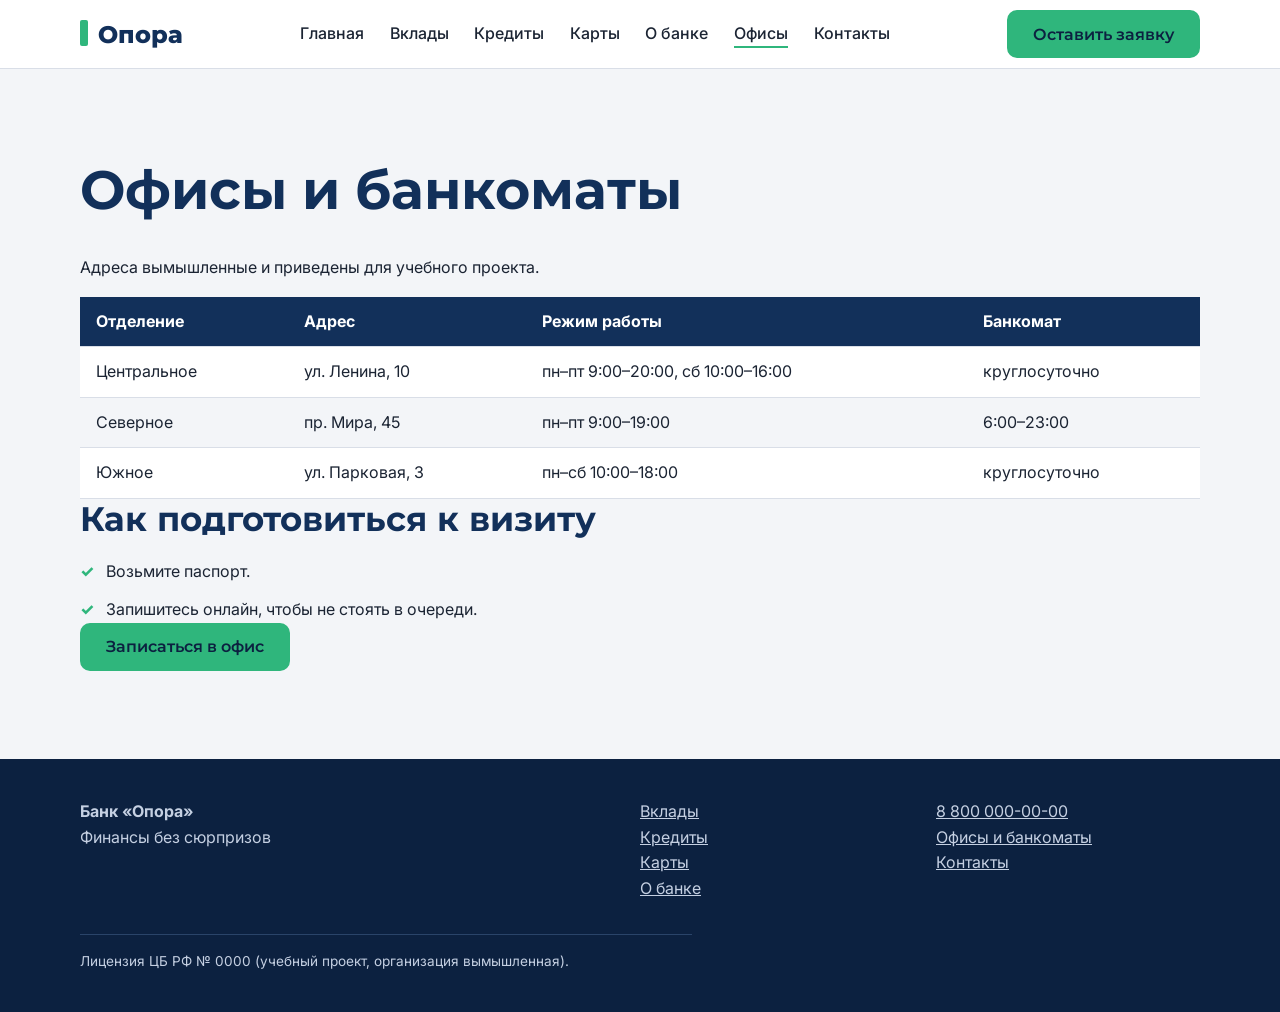
<file: offices.html>
<!DOCTYPE html>
<html lang="ru">
<head>
  <meta charset="UTF-8">
  <meta name="viewport" content="width=device-width, initial-scale=1">
  <title>Офисы и банкоматы банка «Опора» — адреса и режим работы</title>
  <meta name="description" content="Адреса отделений и банкоматов банка «Опора», график работы и телефоны. Найдите ближайший офис.">
  <meta name="keywords" content="отделения банка, банкоматы, адреса офисов, режим работы банка">
  <link rel="preconnect" href="https://fonts.googleapis.com">
  <link rel="preconnect" href="https://fonts.gstatic.com" crossorigin>
  <link rel="stylesheet" href="https://fonts.googleapis.com/css2?family=Inter:wght@400;500&family=Montserrat:wght@600;700;800&display=swap">
  <link rel="stylesheet" href="style.css">
  <!-- Yandex.Metrika counter -->
<script type="text/javascript">
    (function(m,e,t,r,i,k,a){
        m[i]=m[i]||function(){(m[i].a=m[i].a||[]).push(arguments)};
        m[i].l=1*new Date();
        for (var j = 0; j < document.scripts.length; j++) {if (document.scripts[j].src === r) { return; }}
        k=e.createElement(t),a=e.getElementsByTagName(t)[0],k.async=1,k.src=r,a.parentNode.insertBefore(k,a)
    })(window, document,'script','https://mc.yandex.ru/metrika/tag.js?id=113597679', 'ym');

    ym(113597679, 'init', {ssr:true, webvisor:true, clickmap:true, ecommerce:"dataLayer", referrer: document.referrer, url: location.href, accurateTrackBounce:true, trackLinks:true});
</script>
<noscript><div><img src="https://mc.yandex.ru/watch/113597679" style="position:absolute; left:-9999px;" alt="" /></div></noscript>
<!-- /Yandex.Metrika counter -->
 <script>
  window.dataLayer = window.dataLayer || [];
  function gtag(){dataLayer.push(arguments);}
  gtag('js', new Date());
  gtag('config', 'G-KY3PJBNXJ1');
</script>
</head>
<body>

<header class="header">
  <div class="container header__inner">
    <a class="logo" href="index.html">Опора</a>
    <button class="burger" type="button" aria-label="Открыть меню" aria-expanded="false">☰</button>
    <nav class="nav" aria-label="Основное меню">
      <ul class="nav__list">
        <li><a class="nav__link" href="index.html">Главная</a></li>
        <li><a class="nav__link" href="deposits.html">Вклады</a></li>
        <li><a class="nav__link" href="credits.html">Кредиты</a></li>
        <li><a class="nav__link" href="cards.html">Карты</a></li>
        <li><a class="nav__link" href="about.html">О банке</a></li>
        <li><a class="nav__link nav__link--active" href="offices.html">Офисы</a></li>
        <li><a class="nav__link" href="contacts.html">Контакты</a></li>
      </ul>
    </nav>
    <a class="btn header__cta" href="contacts.html">Оставить заявку</a>
  </div>
</header>

<main>
  <section class="section">
    <div class="container">
      <h1>Офисы и банкоматы</h1>
      <p>Адреса вымышленные и приведены для учебного проекта.</p>
      <div class="table-wrap">
        <table class="table">
          <caption class="visually-hidden">Отделения банка «Опора»</caption>
          <thead><tr><th scope="col">Отделение</th><th scope="col">Адрес</th><th scope="col">Режим работы</th><th scope="col">Банкомат</th></tr></thead>
          <tbody>
            <tr><td>Центральное</td><td>ул. Ленина, 10</td><td>пн–пт 9:00–20:00, сб 10:00–16:00</td><td>круглосуточно</td></tr>
            <tr><td>Северное</td><td>пр. Мира, 45</td><td>пн–пт 9:00–19:00</td><td>6:00–23:00</td></tr>
            <tr><td>Южное</td><td>ул. Парковая, 3</td><td>пн–сб 10:00–18:00</td><td>круглосуточно</td></tr>
          </tbody>
        </table>
      </div>
      <h2>Как подготовиться к визиту</h2>
      <ul class="features">
        <li class="features__item">Возьмите паспорт.</li>
        <li class="features__item">Запишитесь онлайн, чтобы не стоять в очереди.</li>
      </ul>
      <a class="btn" href="contacts.html">Записаться в офис</a>
    </div>
  </section>
</main>

<footer class="footer">
  <div class="container footer__inner">
    <div><strong>Банк «Опора»</strong><p>Финансы без сюрпризов</p></div>
    <ul class="footer__list">
      <li><a href="deposits.html">Вклады</a></li>
      <li><a href="credits.html">Кредиты</a></li>
      <li><a href="cards.html">Карты</a></li>
      <li><a href="about.html">О банке</a></li>
    </ul>
    <ul class="footer__list">
      <li><a href="tel:+78000000000">8 800 000-00-00</a></li>
      <li><a href="offices.html">Офисы и банкоматы</a></li>
      <li><a href="contacts.html">Контакты</a></li>
    </ul>
    <p class="footer__small">Лицензия ЦБ РФ № 0000 (учебный проект, организация вымышленная).</p>
  </div>
</footer>

<script src="script.js"></script>
</body>
</html>
</file>
<file: style.css>
/* ==========================================================
   Банк «Опора» — общий файл стилей (учебный проект)
   Методология: БЭМ (блок__элемент--модификатор)
   ========================================================== */

/* ---------- 1. Переменные (CSS custom properties) ---------- */
:root {
  --navy: #12305a;
  --navy-dark: #0c2140;
  --green: #2fb67c;
  --bg: #f3f5f8;
  --white: #ffffff;
  --text: #1b2433;
  --muted: #5b6678;
  --line: #d9dee7;
  --radius: 10px;
  --container: 1120px;
  /* clamp(мин, предпочтительное, макс) — плавный отступ без @media */
  --gap: clamp(16px, 3vw, 32px);
  --font-head: "Montserrat", Arial, sans-serif;
  --font-body: "Inter", Arial, sans-serif;
}

/* ---------- 2. Базовые стили ---------- */
*, *::before, *::after { box-sizing: border-box; }

body {
  margin: 0;
  font-family: var(--font-body);
  font-size: 1rem;
  line-height: 1.6;
  color: var(--text);
  background: var(--bg);
}

h1, h2, h3 { font-family: var(--font-head); line-height: 1.2; color: var(--navy); margin: 0 0 .6em; }
h1 { font-size: clamp(2rem, 5vw, 3.4rem); }
h2 { font-size: clamp(1.5rem, 3vw, 2.1rem); }
h3 { font-size: 1.2rem; }
p  { margin: 0 0 1em; max-width: 68ch; } /* строка < 80 символов */

a { color: var(--navy); }

/* Видимый фокус для клавиатуры (доступность) */
:focus-visible { outline: 3px solid var(--green); outline-offset: 2px; }

.container { width: min(100% - 2 * var(--gap), var(--container)); margin-inline: auto; }
.section { padding-block: clamp(40px, 7vw, 88px); }
.section--white { background: var(--white); }

/* ---------- 3. Кнопки ---------- */
.btn {
  display: inline-block;
  padding: .8em 1.5em;
  border: 2px solid var(--green);
  border-radius: var(--radius);
  background: var(--green);
  color: var(--navy-dark);
  font: 600 1rem var(--font-head);
  text-decoration: none;
  cursor: pointer;
  transition: transform .15s, background .15s;
}
.btn:hover  { background: #27a06c; transform: translateY(-2px); }
.btn:active { transform: translateY(0); }
.btn--ghost { background: transparent; color: var(--white); border-color: var(--white); }
.btn--ghost:hover { background: rgba(255, 255, 255, .15); }

/* ---------- 4. Шапка и навигация ---------- */
.header { background: var(--white); border-bottom: 1px solid var(--line); position: sticky; top: 0; z-index: 10; }
.header__inner { display: flex; align-items: center; justify-content: space-between; gap: var(--gap); min-height: 68px; }

.logo { font: 800 1.5rem var(--font-head); color: var(--navy); text-decoration: none; }
/* Псевдоэлемент: зелёная «опора» перед названием */
.logo::before {
  content: ""; display: inline-block; width: 8px; height: 1.1em;
  background: var(--green); margin-right: .4em; vertical-align: -.15em; border-radius: 2px;
}

.nav__list { display: flex; gap: clamp(12px, 2vw, 28px); list-style: none; margin: 0; padding: 0; }
.nav__link { text-decoration: none; color: var(--text); font-weight: 500; padding-block: .3em; position: relative; }
/* Подчёркивание, растущее при наведении */
.nav__link::after {
  content: ""; position: absolute; left: 0; bottom: 0; height: 2px; width: 0;
  background: var(--green); transition: width .2s;
}
.nav__link:hover::after, .nav__link--active::after { width: 100%; }

.burger { display: none; background: none; border: 0; font-size: 1.8rem; color: var(--navy); cursor: pointer; }

/* ---------- 5. Герой (главный экран) ---------- */
.hero { background: var(--navy); color: var(--white); overflow: hidden; }
.hero__inner { display: grid; grid-template-columns: 1.3fr 1fr; align-items: center; gap: var(--gap); }
.hero h1 { color: var(--white); }
.hero__text { font-size: 1.15rem; color: #d5deec; }
.hero__actions { display: flex; flex-wrap: wrap; gap: 12px; margin-top: 1.5em; }

/* Три «опоры» разной высоты — рисуем чистым CSS, без картинок */
.pillars { display: flex; align-items: flex-end; justify-content: center; gap: 14px; height: 300px; }
.pillars__bar {
  width: 56px; background: var(--green); border-radius: 6px 6px 0 0;
  transform-origin: bottom;
  animation: grow 1s ease-out both; /* единственная анимация при загрузке */
}
.pillars__bar:nth-child(1) { height: 45%;  animation-delay: .1s; opacity: .55; }
.pillars__bar:nth-child(2) { height: 70%;  animation-delay: .3s; opacity: .8; }
.pillars__bar:nth-child(3) { height: 100%; animation-delay: .5s; }

@keyframes grow { from { transform: scaleY(0); } to { transform: scaleY(1); } }

/* ---------- 6. Карточки продуктов ---------- */
.cards { display: grid; grid-template-columns: repeat(auto-fit, minmax(240px, 1fr)); gap: var(--gap); }
.card { background: var(--white); border: 1px solid var(--line); border-radius: var(--radius); padding: 24px; border-top: 5px solid var(--green); }
.card__rate { font: 700 2rem var(--font-head); color: var(--navy); margin: 0; }
.card:hover { box-shadow: 0 8px 24px rgba(18, 48, 90, .12); }

/* ---------- 7. Список преимуществ и цифры ---------- */
.features { list-style: none; padding: 0; margin: 0; display: grid; gap: 12px; }
.features__item { padding-left: 1.6em; position: relative; }
.features__item::before { content: "✓"; position: absolute; left: 0; color: var(--green); font-weight: 800; }

.stats { display: grid; grid-template-columns: repeat(auto-fit, minmax(140px, 1fr)); gap: var(--gap); margin: 0; }
/* В HTML сначала термин (dt), на экране сверху значение */
.stats > div { display: flex; flex-direction: column-reverse; }
.stats__value { font: 800 2.2rem var(--font-head); color: var(--navy); margin: 0; }
.stats__label { margin: 0; color: var(--muted); }

/* Текст только для скринридеров */
.visually-hidden { position: absolute; width: 1px; height: 1px; overflow: hidden; clip-path: inset(50%); white-space: nowrap; }

/* ---------- 8. Таблицы ---------- */
.table-wrap { overflow-x: auto; } /* таблица прокручивается внутри, страница — нет */
.table { width: 100%; border-collapse: collapse; background: var(--white); }
.table th, .table td { padding: 12px 16px; text-align: left; border-bottom: 1px solid var(--line); }
.table thead th { background: var(--navy); color: var(--white); }
.table tbody tr:nth-child(even) { background: var(--bg); } /* зебра */
.table tbody tr:hover { background: #e4f5ed; }

/* ---------- 9. Формы и калькулятор ---------- */
.form { display: grid; gap: 16px; max-width: 520px; }
.form__field { display: grid; gap: 6px; font-weight: 500; }
.form__input {
  padding: .7em .9em; border: 1px solid var(--line); border-radius: var(--radius);
  font: inherit; background: var(--white);
}
.form__input:focus { border-color: var(--navy); }
.form__input:invalid:not(:placeholder-shown) { border-color: #c0392b; } /* ошибка */
.form__check { display: flex; gap: 8px; align-items: flex-start; font-weight: 400; font-size: .9rem; }
.form__msg { min-height: 1.5em; font-weight: 600; color: #1d7a52; margin: 0; }

.calc { display: grid; grid-template-columns: 1fr 1fr; gap: var(--gap); align-items: start; }
.calc__result { background: var(--navy); color: var(--white); border-radius: var(--radius); padding: 28px; }
.calc__total { font: 800 clamp(1.8rem, 4vw, 2.6rem) var(--font-head); margin: .2em 0; }
.calc__result p { color: #d5deec; margin: 0; }

/* ---------- 10. Шаги и FAQ ---------- */
.steps { counter-reset: step; list-style: none; padding: 0; display: grid; gap: 16px; }
.steps__item { counter-increment: step; padding-left: 56px; position: relative; }
.steps__item::before {
  content: counter(step); position: absolute; left: 0; top: 0;
  width: 40px; height: 40px; border-radius: 50%; background: var(--navy); color: var(--white);
  display: grid; place-items: center; font: 700 1.1rem var(--font-head);
}

.faq__item { background: var(--white); border: 1px solid var(--line); border-radius: var(--radius); padding: 14px 18px; margin-bottom: 10px; }
.faq__q { font-weight: 600; cursor: pointer; }
.faq__item[open] { border-color: var(--green); }

/* ---------- 11. Подвал ---------- */
.footer { background: var(--navy-dark); color: #c5d0e2; padding-block: 40px; }
.footer__inner { display: grid; grid-template-columns: 2fr 1fr 1fr; gap: var(--gap); }
.footer a { color: #c5d0e2; }
.footer__list { list-style: none; padding: 0; margin: 0; }
.footer__small { grid-column: 1 / -1; font-size: .85rem; border-top: 1px solid #2a4469; padding-top: 16px; margin: 0; }

/* ---------- 12. Адаптивность (брейкпоинты 900 / 640 px) ---------- */
@media (max-width: 900px) {
  .hero__inner, .calc { grid-template-columns: 1fr; }
  .pillars { height: 180px; }
  .footer__inner { grid-template-columns: 1fr 1fr; }
}

@media (max-width: 640px) {
  .burger { display: block; }
  .nav { display: none; position: absolute; top: 68px; left: 0; right: 0; background: var(--white); border-bottom: 1px solid var(--line); padding: 12px var(--gap); }
  .nav--open { display: block; } /* класс добавляет script.js */
  .nav__list { flex-direction: column; }
  .header__cta { display: none; }
  .footer__inner { grid-template-columns: 1fr; }
}

/* Уважаем настройку «уменьшить анимацию» в системе */
@media (prefers-reduced-motion: reduce) {
  * { animation: none !important; transition: none !important; }
}

/* ---------- 13. Дополнения: банковская карта (cards.html) ---------- */
.bankcard {
  position: relative; aspect-ratio: 1.586; /* пропорции реальной карты */
  border-radius: 14px; padding: 20px; color: var(--white);
  background: var(--navy); display: flex; align-items: flex-end;
  font: 600 1.1rem var(--font-head); transition: transform .25s;
}
.bankcard:hover { transform: rotate(-2deg) translateY(-4px); }
/* Чип карты */
.bankcard::before {
  content: ""; position: absolute; top: 22px; left: 20px;
  width: 44px; height: 32px; border-radius: 6px; background: #e6c97a;
}
/* Круг-логотип в углу */
.bankcard::after {
  content: ""; position: absolute; top: 20px; right: 20px;
  width: 30px; height: 30px; border-radius: 50%; background: var(--green);
}
.bankcard--green { background: #1d7a52; }
.bankcard--dark  { background: var(--navy-dark); }
.bankcard--green::after, .bankcard--dark::after { background: var(--white); }
.card__media { margin-bottom: 16px; }
</file>
